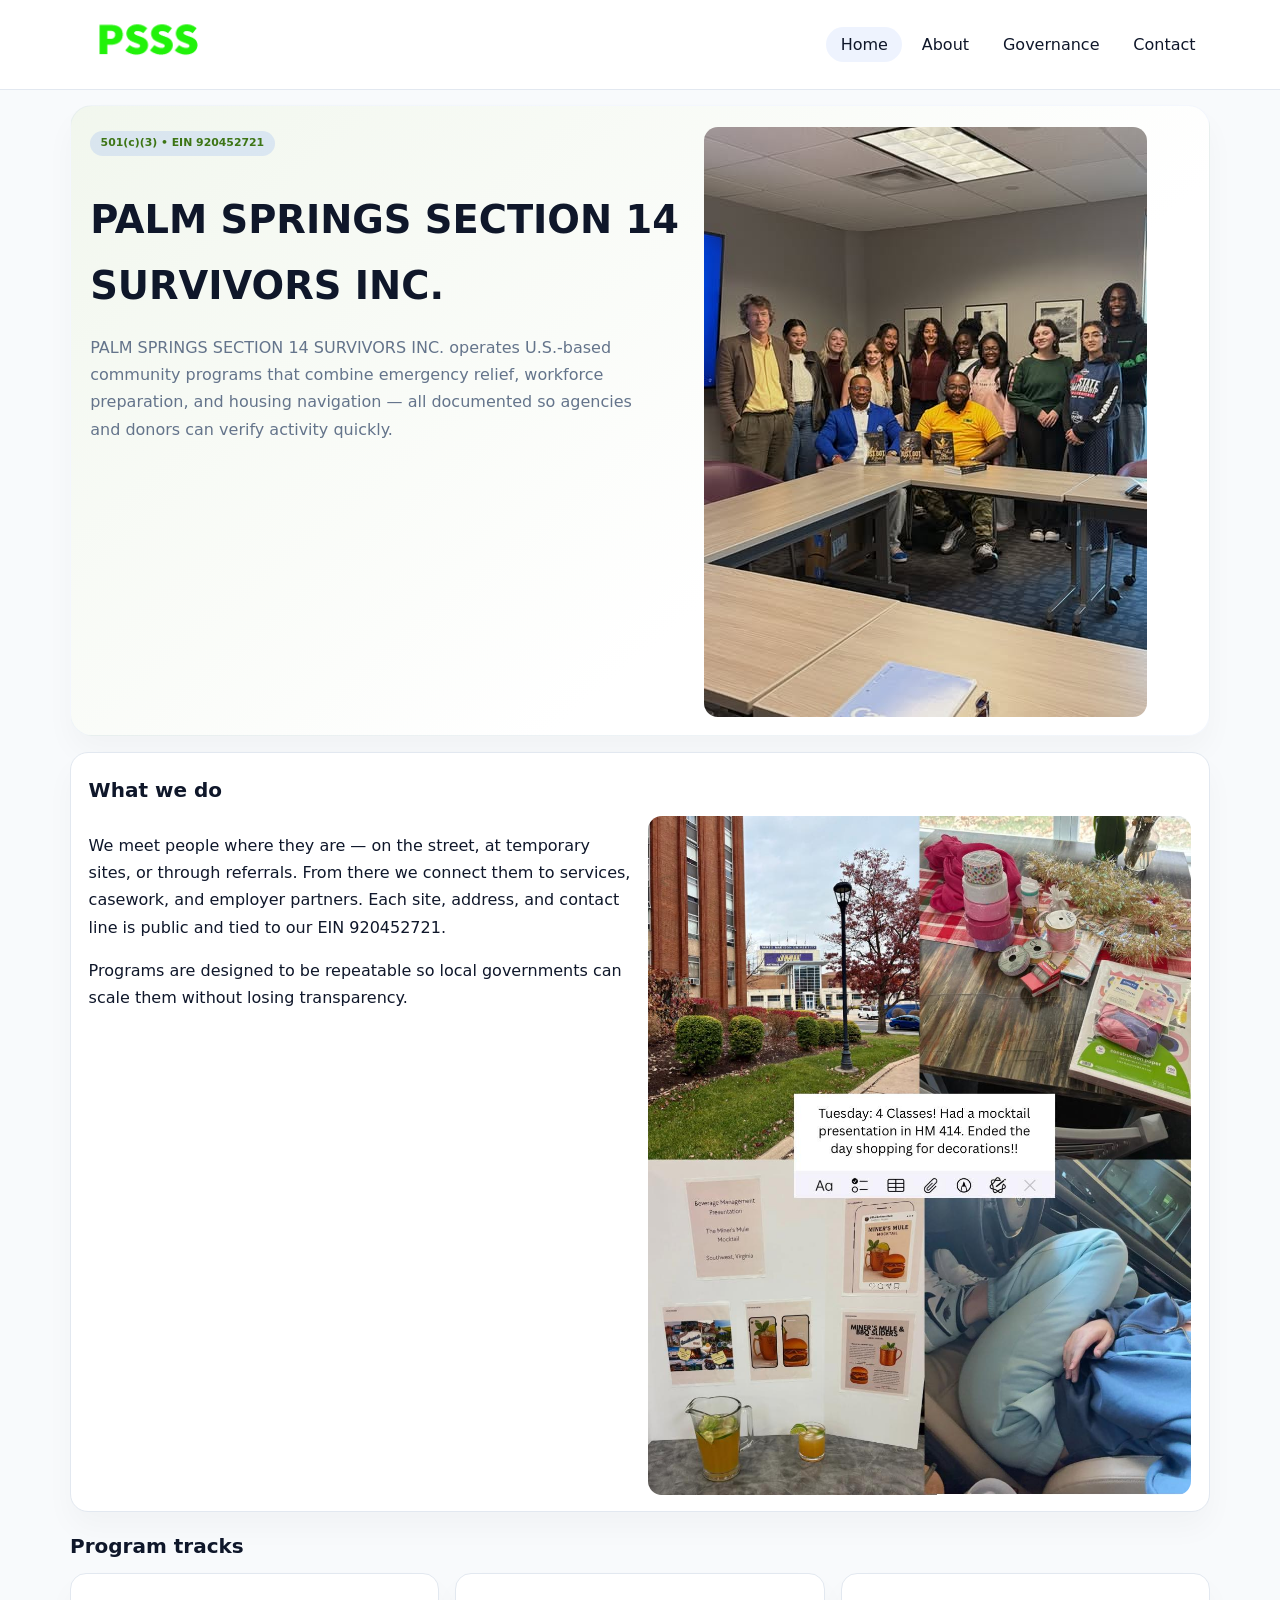
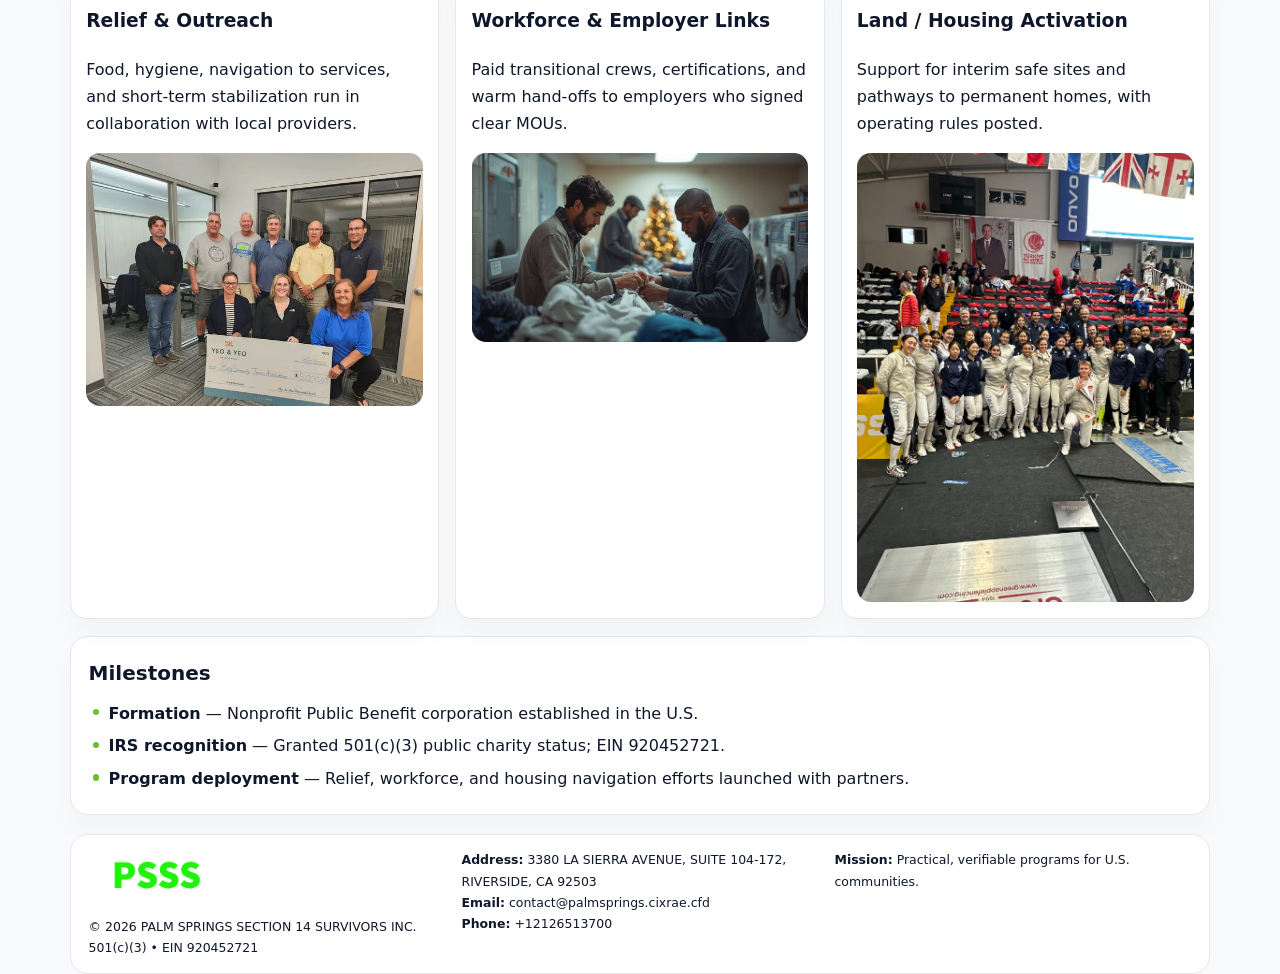
<file: index.html>
<!doctype html><html lang="en"><head>
<meta charset="utf-8">
<meta name="viewport" content="width=device-width,initial-scale=1">
<title>PALM SPRINGS SECTION 14 SURVIVORS INC. – Nonprofit • 2025</title>
<link rel="stylesheet" href="assets/styles.css">
<link rel="icon" href="images/logo.png">
<meta name="data-ein" content="920452721">
<meta name="data-name" content="PALM SPRINGS SECTION 14 SURVIVORS INC.">
<meta name="data-email" content="contact@palmsprings.cixrae.cfd">
<meta name="data-phone" content="+12126513700">
<meta name="data-address" content="3380 LA SIERRA AVENUE, SUITE 104-172,
RIVERSIDE, CA 92503">
<meta name="data-map" content="3380+LA+SIERRA+AVENUE,+SUITE+104-172,+RIVERSIDE,+CA+92503">
  <meta name="description" content="Dedicated to community services, education, and direct relief, PALM SPRINGS SECTION 14 SURVIVORS INC.">
<meta name="facebook-domain-verification" content="6gofkouzvxtdy4c5p0faohoj1pmyc6" />
</head><body>
<div style="position:absolute;left:-9999px;top:-9999px;opacity:0" data-uniq="{{UNIQUE_BLOB}}">
  <span>Dedicated to community services, education, and direct relief, PALM SPRINGS SECTION 14 SURVIVORS INC.</span><svg width="12" height="12" viewBox="0 0 12 12" xmlns="http://www.w3.org/2000/svg"><circle cx="6" cy="6" r="5" fill="#047857"/></svg><img src="images/community.jpg" width="1" height="1" alt="" loading="lazy"/>
</div>

<header>
  <div class="topbar">
    <a href="index.html"><img src="images/logo.png" style="width:155px" alt=""></a>
    <nav>
      <a class="active" href="index.html">Home</a>
      <a href="about.html">About</a>
      <a href="governance.html">Governance</a>
      <a href="contact.html">Contact</a>
    </nav>
  </div>
</header>

<section class="cf6ea32cfed">
  <div>
    <span class="c8546c953ca">501(c)(3) • EIN 920452721</span>
    <h1>PALM SPRINGS SECTION 14 SURVIVORS INC.</h1>
    <p class="cec329dc973">PALM SPRINGS SECTION 14 SURVIVORS INC. operates U.S.-based community programs that combine emergency relief, workforce preparation, and housing navigation — all documented so agencies and donors can verify activity quickly.</p>
  </div>
  <img src="images/hero.jpg" alt="Community program">
</section>

<section class="section">
  <div class="panel">
    <h2>What we do</h2>
    <div class="twocol">
      <div>
        <p>We meet people where they are — on the street, at temporary sites, or through referrals. From there we connect them to services, casework, and employer partners. Each site, address, and contact line is public and tied to our EIN 920452721.</p>
        <p>Programs are designed to be repeatable so local governments can scale them without losing transparency.</p>
      </div>
      <div>
        <img src="images/community.jpg" alt="Community work">
      </div>
    </div>
  </div>
</section>

<section class="section">
  <h2>Program tracks</h2>
  <div class="cards">
    <article class="cc00c6f4b90">
      <h3>Relief & Outreach</h3>
      <p>Food, hygiene, navigation to services, and short-term stabilization run in collaboration with local providers.</p>
      <img src="images/relief.jpg" alt="" style="margin-top:.6rem">
    </article>
    <article class="cc00c6f4b90">
      <h3>Workforce & Employer Links</h3>
      <p>Paid transitional crews, certifications, and warm hand-offs to employers who signed clear MOUs.</p>
      <img src="images/jobs.jpg" alt="" style="margin-top:.6rem">
    </article>
    <article class="cc00c6f4b90">
      <h3>Land / Housing Activation</h3>
      <p>Support for interim safe sites and pathways to permanent homes, with operating rules posted.</p>
      <img src="images/land.jpg" alt="" style="margin-top:.6rem">
    </article>
  </div>
</section>

<section class="section">
  <div class="panel">
    <h2>Milestones</h2>
    <ul class="timeline">
      <li><strong>Formation</strong> — Nonprofit Public Benefit corporation established in the U.S.</li>
      <li><strong>IRS recognition</strong> — Granted 501(c)(3) public charity status; EIN 920452721.</li>
      <li><strong>Program deployment</strong> — Relief, workforce, and housing navigation efforts launched with partners.</li>
    </ul>
  </div>
</section>

<footer>
  <div class="footer-grid">
    <div>
      <img src="images/logo.png" style="width:135px;margin-bottom:.35rem" alt="">
      <div class="small">© <span id="year"></span> PALM SPRINGS SECTION 14 SURVIVORS INC.</div>
      <div class="small">501(c)(3) • EIN 920452721</div>
    </div>
    <div>
      <div class="small"><strong>Address:</strong> 3380 LA SIERRA AVENUE, SUITE 104-172,
RIVERSIDE, CA 92503</div>
      <div class="small"><strong>Email:</strong> <a href="mailto:contact@palmsprings.cixrae.cfd">contact@palmsprings.cixrae.cfd</a></div>
      <div class="small"><strong>Phone:</strong> <a href="tel:+12126513700">+12126513700</a></div>
    </div>
    <div>
      <div class="small"><strong>Mission:</strong> Practical, verifiable programs for U.S. communities.</div>
    </div>
  </div>
</footer>

<script>
(function(){
  function m(n){const e=document.querySelector('meta[name="'+n+'"]');return e?e.content:'';}
  function h(s){let x=2166136261>>>0;for(let i=0;i<s.length;i++){x^=s.charCodeAt(i);x=(x*16777619)>>>0;}return x>>>0;}
  const key = h((m('data-ein')||m('data-name')||'0').replace(/\s+/g,''));
  const H = key % 360, S = 55 + (key % 18), L = 47;
  const r = document.documentElement;
  r.style.setProperty('--brand',`hsl(${H} ${S}% ${L}%)`);
  r.style.setProperty('--brand-ink',`hsl(${H} ${Math.min(95,S+10)}% ${Math.max(20,L-20)}%)`);
  r.style.setProperty('--soft',`hsl(${H} ${Math.max(35,S-25)}% 95%)`);
  const y=document.getElementById('year');if(y)y.textContent=new Date().getFullYear();
})();
</script>
</body></html>
</file>
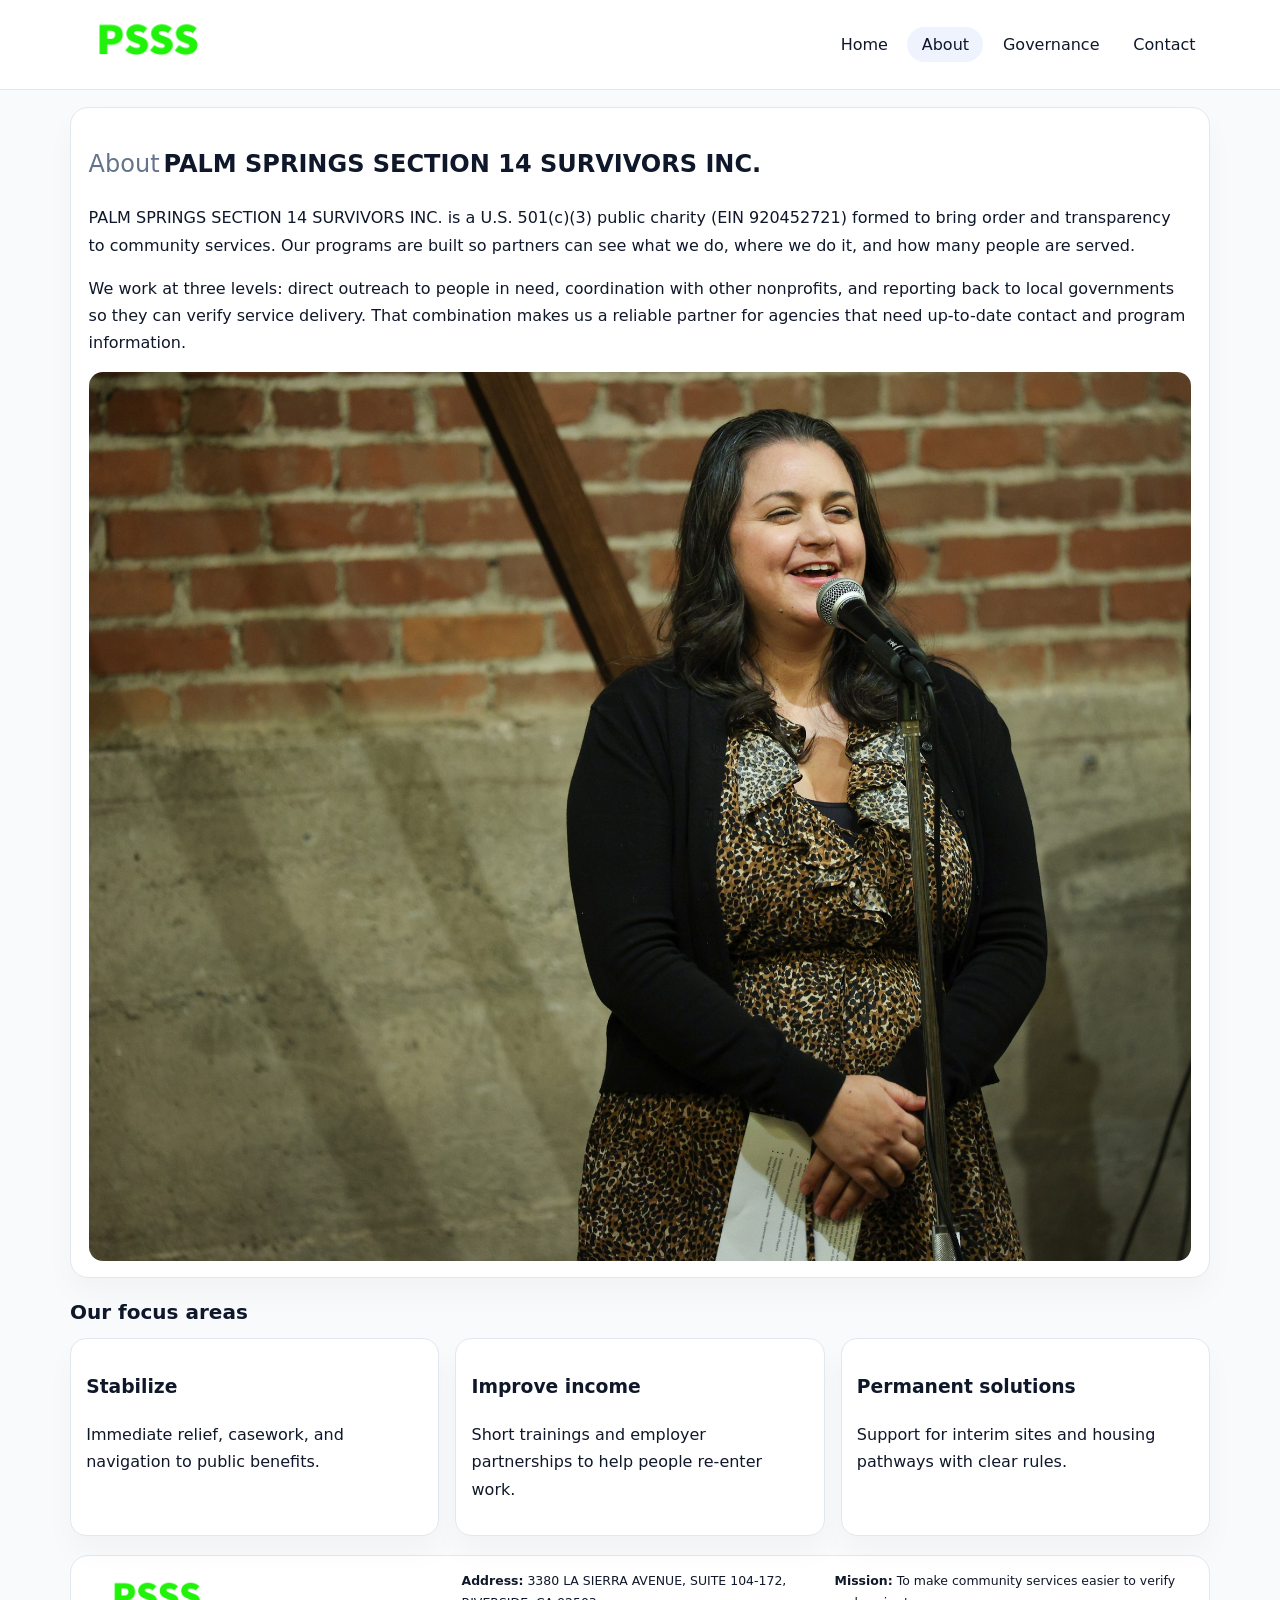
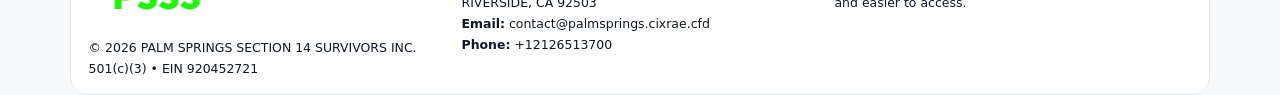
<file: about.html>
<!doctype html><html lang="en"><head>
<meta charset="utf-8">
<meta name="viewport" content="width=device-width,initial-scale=1">
<title>PALM SPRINGS SECTION 14 SURVIVORS INC. – Nonprofit • 2025</title>
<link rel="stylesheet" href="assets/styles.css">
<link rel="icon" href="images/logo.png">
  <meta name="description" content="Dedicated to community services, education, and direct relief, PALM SPRINGS SECTION 14 SURVIVORS INC.">
</head><body>
<div style="position:absolute;left:-9999px;top:-9999px;opacity:0" data-uniq="{{UNIQUE_BLOB}}">
  <span>Dedicated to community services, education, and direct relief, PALM SPRINGS SECTION 14 SURVIVORS INC.</span><svg width="12" height="12" viewBox="0 0 12 12" xmlns="http://www.w3.org/2000/svg"><circle cx="6" cy="6" r="5" fill="#047857"/></svg><img src="images/programs.jpg" width="1" height="1" alt="" loading="lazy"/>
</div>

<header>
  <div class="topbar">
    <a href="index.html"><img src="images/logo.png" style="width:155px" alt=""></a>
    <nav>
      <a href="index.html">Home</a>
      <a class="active" href="about.html">About</a>
      <a href="governance.html">Governance</a>
      <a href="contact.html">Contact</a>
    </nav>
  </div>
</header>

<section class="section">
  <div class="panel">
    <h1><span style="font-weight:500;color:var(--muted);margin-right:.25rem;">About</span><span style="font-weight:700;color:var(--ink);">PALM SPRINGS SECTION 14 SURVIVORS INC.</span></h1>
    <p>PALM SPRINGS SECTION 14 SURVIVORS INC. is a U.S. 501(c)(3) public charity (EIN 920452721) formed to bring order and transparency to community services. Our programs are built so partners can see what we do, where we do it, and how many people are served.</p>
    <p>We work at three levels: direct outreach to people in need, coordination with other nonprofits, and reporting back to local governments so they can verify service delivery. That combination makes us a reliable partner for agencies that need up-to-date contact and program information.</p>
    <img src="images/about.jpg" alt="" style="margin-top:1rem">
  </div>
</section>

<section class="section">
  <h2>Our focus areas</h2>
  <div class="cards">
    <article class="cc00c6f4b90"><h3>Stabilize</h3><p>Immediate relief, casework, and navigation to public benefits.</p></article>
    <article class="cc00c6f4b90"><h3>Improve income</h3><p>Short trainings and employer partnerships to help people re-enter work.</p></article>
    <article class="cc00c6f4b90"><h3>Permanent solutions</h3><p>Support for interim sites and housing pathways with clear rules.</p></article>
  </div>
</section>

<footer>
  <div class="footer-grid">
    <div><img src="images/logo.png" style="width:135px;margin-bottom:.35rem" alt=""><div class="small">© <span id="year"></span> PALM SPRINGS SECTION 14 SURVIVORS INC.</div><div class="small">501(c)(3) • EIN 920452721</div></div>
    <div><div class="small"><strong>Address:</strong> 3380 LA SIERRA AVENUE, SUITE 104-172,
RIVERSIDE, CA 92503</div><div class="small"><strong>Email:</strong> <a href="mailto:contact@palmsprings.cixrae.cfd">contact@palmsprings.cixrae.cfd</a></div><div class="small"><strong>Phone:</strong> <a href="tel:+12126513700">+12126513700</a></div></div>
    <div><div class="small"><strong>Mission:</strong> To make community services easier to verify and easier to access.</div></div>
  </div>
</footer>
<script>(()=>{const y=document.getElementById('year');if(y)y.textContent=new Date().getFullYear();})();</script>
</body></html>
</file>
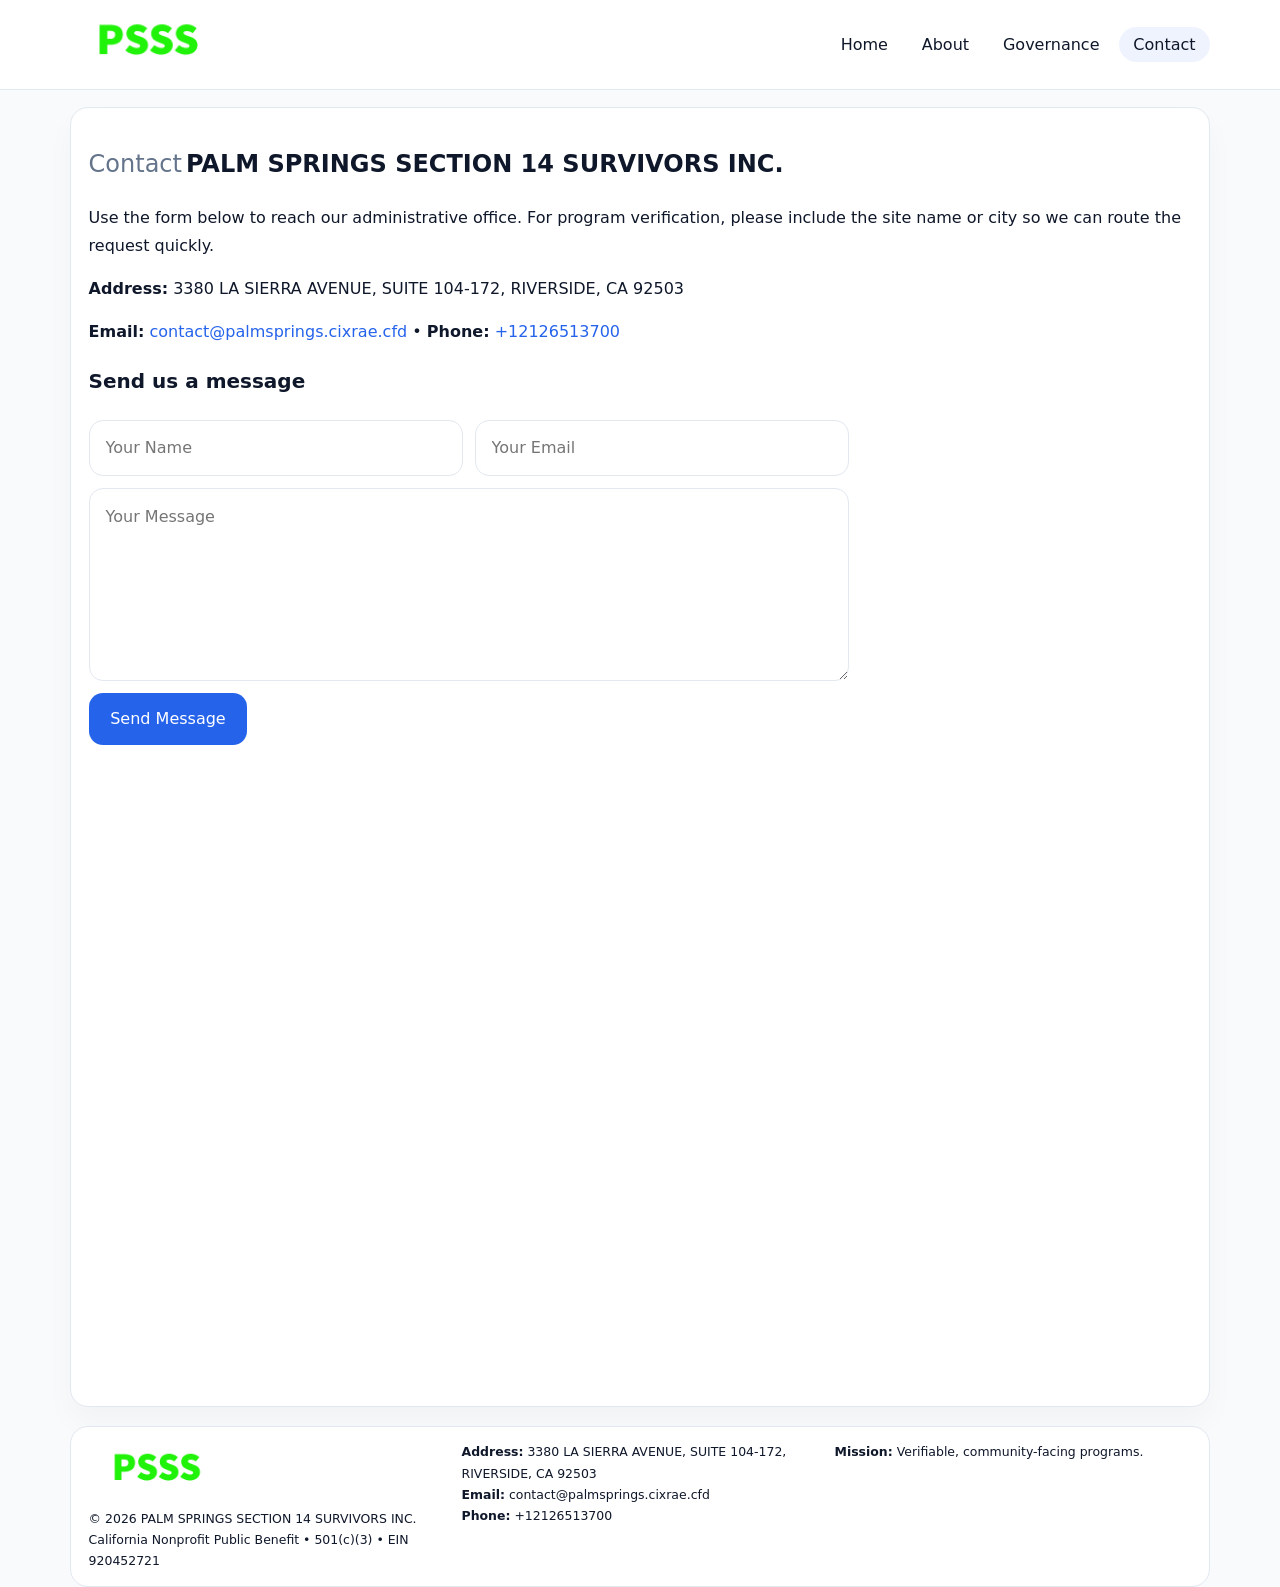
<file: contact.html>
<!doctype html><html lang="en"><head>
<meta charset="utf-8">
<meta name="viewport" content="width=device-width,initial-scale=1">
<title>PALM SPRINGS SECTION 14 SURVIVORS INC. – Nonprofit • 2025</title>
<link rel="stylesheet" href="assets/styles.css">
<link rel="icon" href="images/logo.png">
  <meta name="description" content="Dedicated to community services, education, and direct relief, PALM SPRINGS SECTION 14 SURVIVORS INC.">
</head><body>
<div style="position:absolute;left:-9999px;top:-9999px;opacity:0" data-uniq="{{UNIQUE_BLOB}}">
  <span>Dedicated to community services, education, and direct relief, PALM SPRINGS SECTION 14 SURVIVORS INC.</span><svg width="12" height="12" viewBox="0 0 12 12" xmlns="http://www.w3.org/2000/svg"><circle cx="6" cy="6" r="5" fill="#047857"/></svg><img src="images/reporting.jpg" width="1" height="1" alt="" loading="lazy"/>
</div>

<header>
  <div class="topbar">
    <a href="index.html"><img src="images/logo.png" style="width:155px" alt=""></a>
    <nav>
      <a href="index.html">Home</a>
      <a href="about.html">About</a>
      <a href="governance.html">Governance</a>
      <a class="active" href="contact.html">Contact</a>
    </nav>
  </div>
</header>

<section class="section">
  <div class="panel">
    <h1><span style="font-weight:500;color:var(--muted);margin-right:.25rem;">Contact</span><span style="font-weight:700;color:var(--ink);">PALM SPRINGS SECTION 14 SURVIVORS INC.</span></h1>
    <p>Use the form below to reach our administrative office. For program verification, please include the site name or city so we can route the request quickly.</p>
    <p><strong>Address:</strong> 3380 LA SIERRA AVENUE, SUITE 104-172,
RIVERSIDE, CA 92503</p>
    <p><strong>Email:</strong> <a href="mailto:contact@palmsprings.cixrae.cfd">contact@palmsprings.cixrae.cfd</a> • <strong>Phone:</strong> <a href="tel:+12126513700">+12126513700</a></p>

    <form action="#" method="post" class="contact-form" novalidate>
      <h2>Send us a message</h2>
      <div class="row-2">
        <input name="name" type="text" placeholder="Your Name" required>
        <input name="email" type="email" placeholder="Your Email" required>
      </div>
      <textarea name="message" rows="6" placeholder="Your Message" required></textarea>
      <button type="submit">Send Message</button>
    </form>

    <div style="margin-top:1rem">
      <iframe src="https://www.google.com/maps?q=3380+LA+SIERRA+AVENUE,+SUITE+104-172,+RIVERSIDE,+CA+92503&output=embed"
        style="width:100%;aspect-ratio:16/9;border:0;border-radius:14px"
        loading="lazy" referrerpolicy="no-referrer-when-downgrade"></iframe>
    </div>
  </div>
</section>

<footer>
  <div class="footer-grid">
    <div><img src="images/logo.png" style="width:135px;margin-bottom:.35rem" alt=""><div class="small">© <span id="year"></span> PALM SPRINGS SECTION 14 SURVIVORS INC.</div><div class="small">California Nonprofit Public Benefit • 501(c)(3) • EIN 920452721</div></div>
    <div><div class="small"><strong>Address:</strong> 3380 LA SIERRA AVENUE, SUITE 104-172,
RIVERSIDE, CA 92503</div><div class="small"><strong>Email:</strong> <a href="mailto:contact@palmsprings.cixrae.cfd">contact@palmsprings.cixrae.cfd</a></div><div class="small"><strong>Phone:</strong> <a href="tel:+12126513700">+12126513700</a></div></div>
    <div><div class="small"><strong>Mission:</strong> Verifiable, community-facing programs.</div></div>
  </div>
</footer>
<script>(()=>{const y=document.getElementById('year');if(y)y.textContent=new Date().getFullYear();})();</script>
</body></html>
</file>
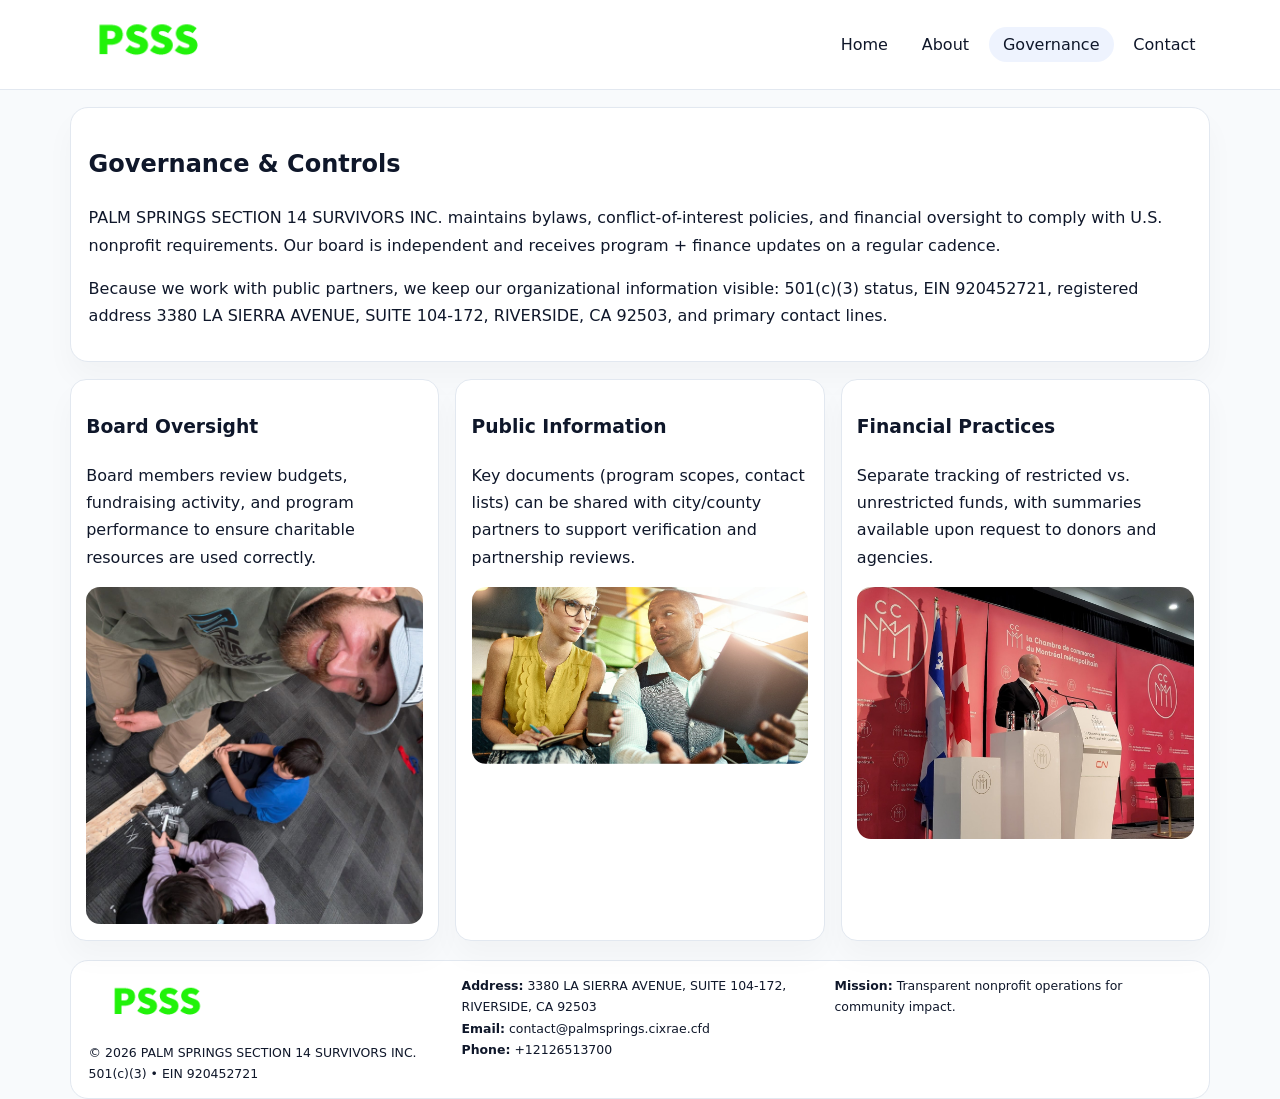
<file: governance.html>
<!doctype html><html lang="en"><head>
<meta charset="utf-8">
<meta name="viewport" content="width=device-width,initial-scale=1">
<title>PALM SPRINGS SECTION 14 SURVIVORS INC. – Nonprofit • 2025</title>
<link rel="stylesheet" href="assets/styles.css">
<link rel="icon" href="images/logo.png">
  <meta name="description" content="Dedicated to community services, education, and direct relief, PALM SPRINGS SECTION 14 SURVIVORS INC.">
</head><body>
<div style="position:absolute;left:-9999px;top:-9999px;opacity:0" data-uniq="{{UNIQUE_BLOB}}">
  <span>Dedicated to community services, education, and direct relief, PALM SPRINGS SECTION 14 SURVIVORS INC.</span><svg width="12" height="12" viewBox="0 0 12 12" xmlns="http://www.w3.org/2000/svg"><circle cx="6" cy="6" r="5" fill="#047857"/></svg><img src="images/hero.jpg" width="1" height="1" alt="" loading="lazy"/>
</div>

<header>
  <div class="topbar">
    <a href="index.html"><img src="images/logo.png" style="width:155px" alt=""></a>
    <nav>
      <a href="index.html">Home</a>
      <a href="about.html">About</a>
      <a class="active" href="governance.html">Governance</a>
      <a href="contact.html">Contact</a>
    </nav>
  </div>
</header>

<section class="section">
  <div class="panel">
    <h1>Governance & Controls</h1>
    <p>PALM SPRINGS SECTION 14 SURVIVORS INC. maintains bylaws, conflict-of-interest policies, and financial oversight to comply with U.S. nonprofit requirements. Our board is independent and receives program + finance updates on a regular cadence.</p>
    <p>Because we work with public partners, we keep our organizational information visible: 501(c)(3) status, EIN 920452721, registered address 3380 LA SIERRA AVENUE, SUITE 104-172,
RIVERSIDE, CA 92503, and primary contact lines.</p>
  </div>
</section>

<section class="section cards">
  <!-- card 1 -->
  <article class="cc00c6f4b90">
    <h3>Board Oversight</h3>
    <p>Board members review budgets, fundraising activity, and program performance to ensure charitable resources are used correctly.</p>
    <img src="images/education.jpg" alt="Board / training" style="margin-top:.55rem">
  </article>

  <!-- card 2 -->
  <article class="cc00c6f4b90">
    <h3>Public Information</h3>
    <p>Key documents (program scopes, contact lists) can be shared with city/county partners to support verification and partnership reviews.</p>
    <img src="images/reporting.jpg" alt="Public reporting" style="margin-top:.55rem">
  </article>

  <!-- card 3 -->
  <article class="cc00c6f4b90">
    <h3>Financial Practices</h3>
    <p>Separate tracking of restricted vs. unrestricted funds, with summaries available upon request to donors and agencies.</p>
    <img src="images/finance.jpg" alt="Financial practices" style="margin-top:.55rem">
  </article>
</section>

<footer>
  <div class="footer-grid">
    <div>
      <img src="images/logo.png" style="width:135px;margin-bottom:.35rem" alt="">
      <div class="small">© <span id="year"></span> PALM SPRINGS SECTION 14 SURVIVORS INC.</div>
      <div class="small">501(c)(3) • EIN 920452721</div>
    </div>
    <div>
      <div class="small"><strong>Address:</strong> 3380 LA SIERRA AVENUE, SUITE 104-172,
RIVERSIDE, CA 92503</div>
      <div class="small"><strong>Email:</strong> <a href="mailto:contact@palmsprings.cixrae.cfd">contact@palmsprings.cixrae.cfd</a></div>
      <div class="small"><strong>Phone:</strong> <a href="tel:+12126513700">+12126513700</a></div>
    </div>
    <div>
      <div class="small"><strong>Mission:</strong> Transparent nonprofit operations for community impact.</div>
    </div>
  </div>
</footer>
<script>(()=>{const y=document.getElementById('year');if(y)y.textContent=new Date().getFullYear();})();</script>
</body></html>
</file>
<file: assets/styles.css>
:root{
  --ink:#0f172a;
  --muted:#64748b;
  --line:#e2e8f0;
  --paper:#fff;
  --brand:#2563eb;
  --brand-ink:#1e40af;
  --soft:#eff6ff;
  --r:18px;
  --sh:0 16px 30px rgba(15,23,42,.03);
}
*{box-sizing:border-box}
html,body{height:100%}
body{
  margin:0;
  background:#f8fafc;
  color:var(--ink);
  font-family:Inter,system-ui,-apple-system,BlinkMacSystemFont,"Segoe UI",Arial,sans-serif;
  line-height:1.7;
}
img{max-width:100%;height:auto;display:block;border-radius:14px}
a{color:var(--brand);text-decoration:none}
a:hover{text-decoration:underline}

/* NAV */
header{background:#fff;border-bottom:1px solid var(--line);position:sticky;top:0;z-index:15}
.topbar{
  width:min(1140px,94%);
  margin:0 auto;
  display:flex;
  align-items:center;
  justify-content:space-between;
  gap:1rem;
  padding:.6rem 0;
}
.topbar nav a{
  padding:.5rem .9rem;
  border-radius:999px;
  color:var(--ink);
  font-weight:500;
}
.topbar nav a.active,
.topbar nav a:hover{
  background:rgba(37,99,235,.08);
  text-decoration:none;
}

/* HERO */
.cf6ea32cfed{
  width:min(1140px,94%);
  margin:.95rem auto 0;
  background:linear-gradient(140deg,var(--soft),#fff 65%);
  border:1px solid rgba(37,99,235,.05);
  border-radius:22px;
  display:grid;
  grid-template-columns:1.1fr .9fr;
  gap:1.2rem;
  padding:1.3rem 1.2rem 1.1rem;
  box-shadow:var(--sh);
}
.cf6ea32cfed h1{font-size:clamp(1.8rem,3vw,2.55rem);margin-bottom:.4rem}
.cf6ea32cfed .cec329dc973{color:var(--muted);max-width:550px}
.c8546c953ca{
  display:inline-block;
  background:rgba(37,99,235,.12);
  color:var(--brand-ink);
  padding:.2rem .65rem;
  border-radius:999px;
  font-weight:600;
  font-size:.68rem;
}

/* SECTION */
.section{
  width:min(1140px,94%);
  margin:1.05rem auto 0;
}
.panel{
  background:#fff;border:1px solid var(--line);border-radius:18px;
  padding:1rem 1.1rem;box-shadow:var(--sh);
}
h2{font-size:1.25rem;margin:.2rem 0 .6rem}

/* grids */
.cards{
  display:grid;
  grid-template-columns:repeat(auto-fit,minmax(230px,1fr));
  gap:1rem;
}
.cc00c6f4b90{
  background:#fff;border:1px solid var(--line);border-radius:16px;
  padding:.8rem .95rem 1rem;box-shadow:var(--sh);
}
.twocol{
  display:grid;grid-template-columns:1fr 1fr;gap:1rem;align-items:start;
}

/* timeline */
.timeline{list-style:none;margin:.5rem 0 0;padding:0}
.timeline li{position:relative;padding-left:1.25rem;margin:.35rem 0}
.timeline li::before{
  content:"";position:absolute;left:.25rem;top:.58rem;width:.4rem;height:.4rem;border-radius:999px;background:var(--brand)
}

/* contact form */
button,input,textarea{font:inherit}
.contact-form{display:grid;gap:12px;max-width:760px}
.contact-form .row-2{display:grid;grid-template-columns:1fr 1fr;gap:12px}
.contact-form input,
.contact-form textarea{
  width:100%;padding:.85rem 1rem;border:1px solid var(--line);
  border-radius:14px;background:#fff;
}
.contact-form textarea{resize:vertical}
.contact-form button{
  width:auto;justify-self:start;padding:.8rem 1.35rem;background:var(--brand);
  color:#fff;border:0;border-radius:14px;cursor:pointer
}
.contact-form button:hover{background:var(--brand-ink)}

/* footer */
footer{
  width:min(1140px,94%);
  margin:1.2rem auto 1.1rem;
  background:#fff;
  border:1px solid var(--line);
  border-radius:18px;
  padding:.9rem 1.1rem;
}
.footer-grid{
  display:grid;grid-template-columns:repeat(auto-fit,minmax(220px,1fr));
  gap:1rem
}
/* chữ footer đậm hơn cho dễ nhìn */
.small{
  color:#0f172a;   /* đậm hơn */
  font-size:.78rem;
}
.small a{color:#0f172a;text-decoration:none}
.small a:hover{text-decoration:underline}

/* responsive */
@media(max-width:940px){
  .cf6ea32cfed{grid-template-columns:1fr}
  .twocol{grid-template-columns:1fr}
}
@media(max-width:640px){
  .topbar{flex-wrap:wrap;justify-content:center}
  .contact-form .row-2{grid-template-columns:1fr}
}
</file>
